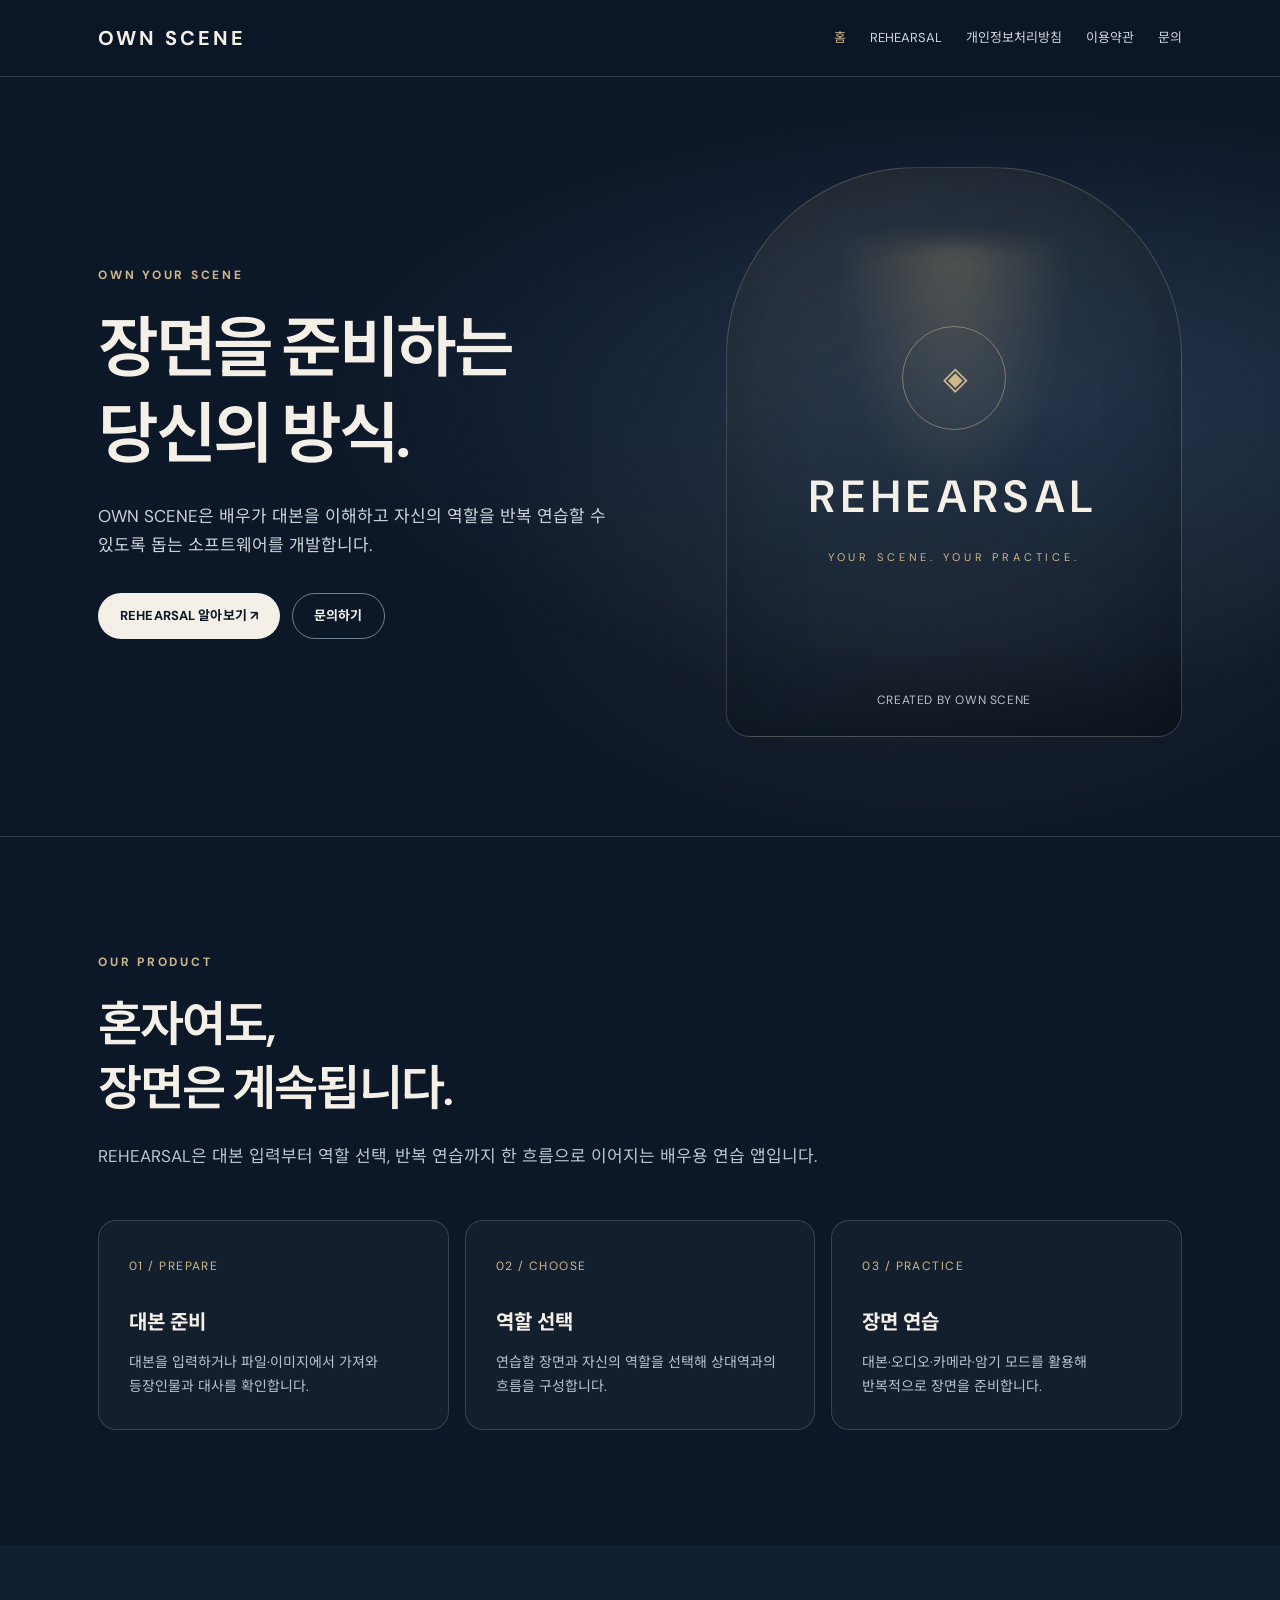
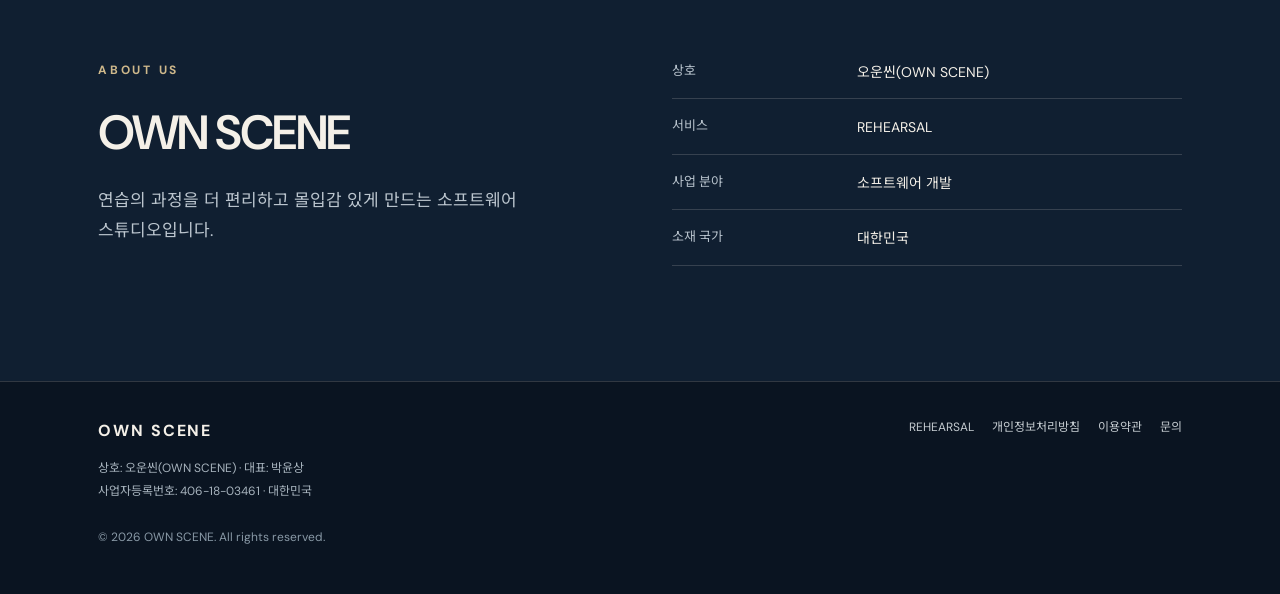
<file: index.html>
<!doctype html><html lang="ko"><head><meta charset="utf-8"><meta name="viewport" content="width=device-width, initial-scale=1"><meta name="color-scheme" content="dark"><meta name="theme-color" content="#0c1727"><meta name="description" content="OWN SCENE은 배우의 연습을 지원하는 REHEARSAL 앱을 개발합니다."><title>배우와 창작자를 위한 소프트웨어 | OWN SCENE</title><link rel="stylesheet" href="styles.css"></head><body><a class="skip" href="#main">본문 바로가기</a><header class="header"><div class="wrap nav"><a class="brand" href="index.html" aria-label="OWN SCENE 홈">OWN SCENE</a><nav aria-label="주 메뉴"><a href="index.html" aria-current="page">홈</a><a href="rehearsal.html">REHEARSAL</a><a href="privacy.html">개인정보처리방침</a><a href="terms.html">이용약관</a><a href="contact.html">문의</a></nav></div></header><main id="main"><section class="hero"><div class="wrap hero-grid"><div><p class="eyebrow">OWN YOUR SCENE</p><h1>장면을 준비하는<br>당신의 방식.</h1><p class="lead">OWN SCENE은 배우가 대본을 이해하고 자신의 역할을 반복 연습할 수 있도록 돕는 소프트웨어를 개발합니다.</p><div class="actions"><a class="btn primary" href="rehearsal.html">REHEARSAL 알아보기 ↗</a><a class="btn secondary" href="contact.html">문의하기</a></div></div><div class="stage" aria-label="OWN SCENE의 극장 무대 모티프 그래픽"><div class="stage-art"><div class="circle" aria-hidden="true">◈</div><h2>REHEARSAL</h2><p>YOUR SCENE. YOUR PRACTICE.</p></div><span class="stage-caption">CREATED BY OWN SCENE</span></div></div></section><section class="section"><div class="wrap"><p class="eyebrow">OUR PRODUCT</p><h2>혼자여도,<br>장면은 계속됩니다.</h2><p class="section-lead">REHEARSAL은 대본 입력부터 역할 선택, 반복 연습까지 한 흐름으로 이어지는 배우용 연습 앱입니다.</p><div class="cards"><article class="card"><span class="num">01 / PREPARE</span><h3>대본 준비</h3><p>대본을 입력하거나 파일·이미지에서 가져와 등장인물과 대사를 확인합니다.</p></article><article class="card"><span class="num">02 / CHOOSE</span><h3>역할 선택</h3><p>연습할 장면과 자신의 역할을 선택해 상대역과의 흐름을 구성합니다.</p></article><article class="card"><span class="num">03 / PRACTICE</span><h3>장면 연습</h3><p>대본·오디오·카메라·암기 모드를 활용해 반복적으로 장면을 준비합니다.</p></article></div></div></section><section class="section alt"><div class="wrap split"><div><p class="eyebrow">ABOUT US</p><h2>OWN SCENE</h2><p class="section-lead">연습의 과정을 더 편리하고 몰입감 있게 만드는 소프트웨어 스튜디오입니다.</p></div><dl class="facts"><div><dt>상호</dt><dd>오운씬(OWN SCENE)</dd></div><div><dt>서비스</dt><dd>REHEARSAL</dd></div><div><dt>사업 분야</dt><dd>소프트웨어 개발</dd></div><div><dt>소재 국가</dt><dd>대한민국</dd></div></dl></div></section></main><footer class="footer"><div class="wrap"><div class="footer-top"><div><strong>OWN SCENE</strong><p>상호: 오운씬(OWN SCENE) · 대표: 박윤상<br>사업자등록번호: 406-18-03461 · 대한민국</p></div><div class="footer-links"><a href="rehearsal.html">REHEARSAL</a><a href="privacy.html">개인정보처리방침</a><a href="terms.html">이용약관</a><a href="contact.html">문의</a></div></div><p class="copyright">© 2026 OWN SCENE. All rights reserved.</p></div></footer></body></html>
</file>
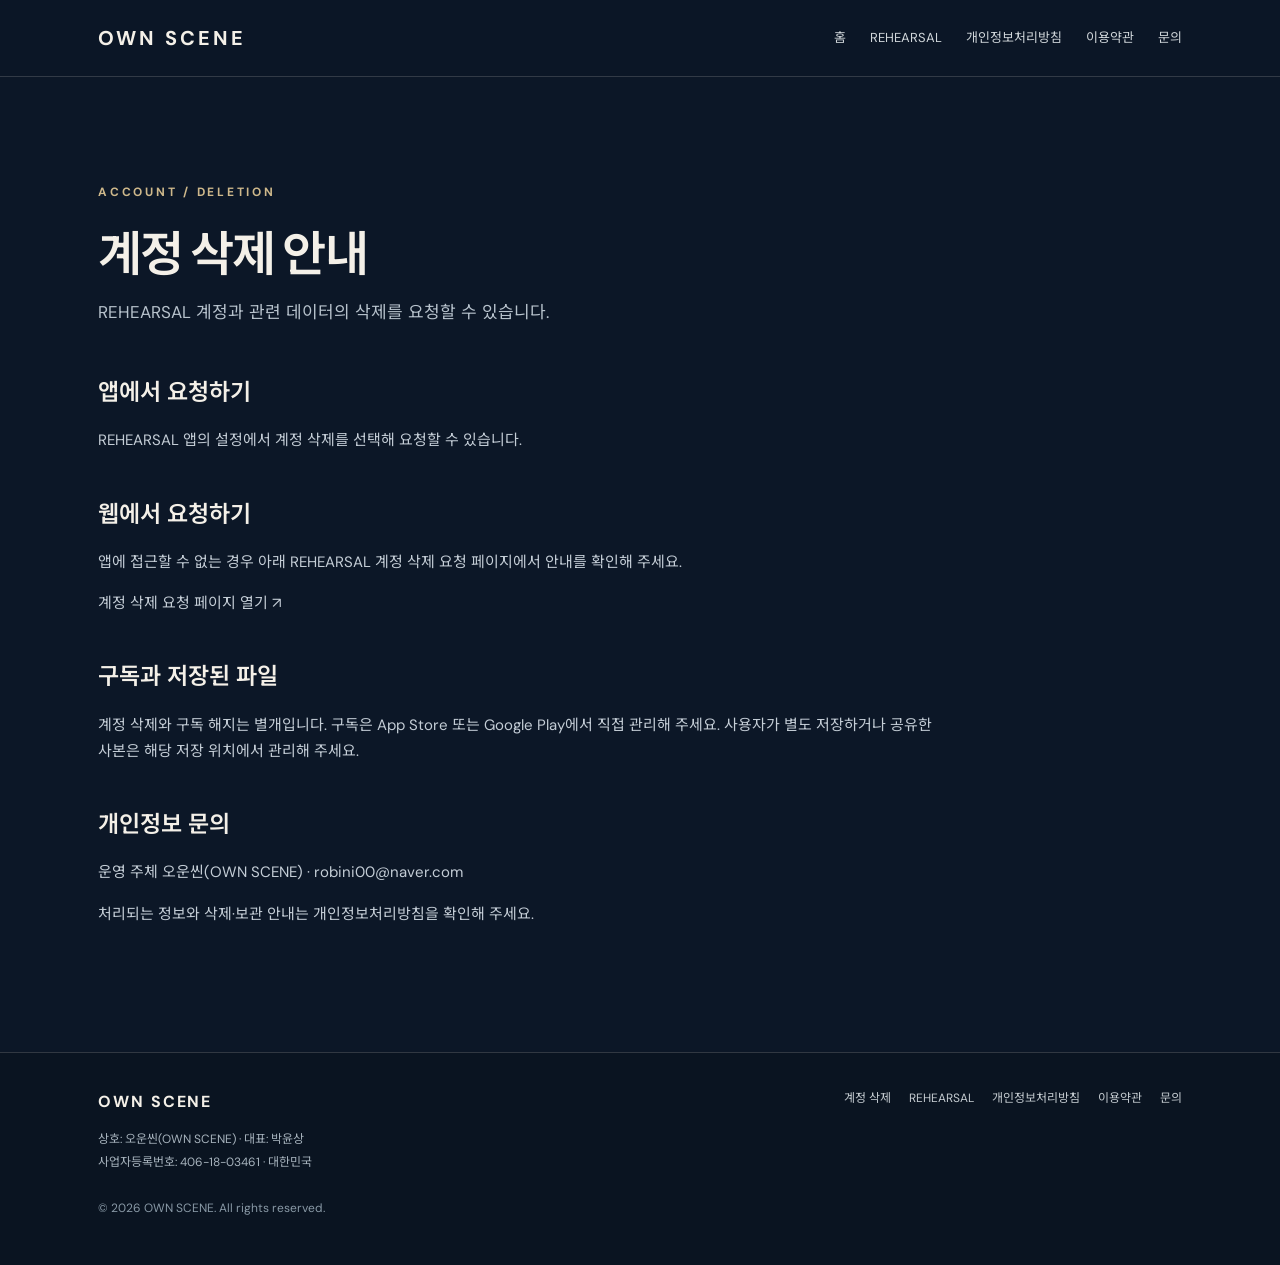
<file: account-deletion.html>
<!doctype html><html lang="ko"><head><meta charset="utf-8"><meta name="viewport" content="width=device-width, initial-scale=1"><meta name="color-scheme" content="dark"><meta name="theme-color" content="#0c1727"><meta name="description" content="REHEARSAL 계정 삭제 및 개인정보 요청 안내"><title>계정 삭제 안내 | OWN SCENE</title><link rel="stylesheet" href="styles.css"></head><body><a class="skip" href="#main">본문 바로가기</a><header class="header"><div class="wrap nav"><a class="brand" href="index.html" aria-label="OWN SCENE 홈">OWN SCENE</a><nav aria-label="주 메뉴"><a href="index.html">홈</a><a href="rehearsal.html">REHEARSAL</a><a href="privacy.html">개인정보처리방침</a><a href="terms.html">이용약관</a><a href="contact.html">문의</a></nav></div></header><main id="main"><section class="inner"><div class="wrap"><p class="eyebrow">ACCOUNT / DELETION</p><h1>계정 삭제 안내</h1><p class="inner-intro">REHEARSAL 계정과 관련 데이터의 삭제를 요청할 수 있습니다.</p><div class="article"><h2>앱에서 요청하기</h2><p>REHEARSAL 앱의 설정에서 계정 삭제를 선택해 요청할 수 있습니다.</p><h2>웹에서 요청하기</h2><p>앱에 접근할 수 없는 경우 아래 REHEARSAL 계정 삭제 요청 페이지에서 안내를 확인해 주세요.</p><p><a href="https://rehearsal-backend-64gnwylojq-du.a.run.app/account-deletion" target="_blank" rel="noopener noreferrer">계정 삭제 요청 페이지 열기 ↗</a></p><h2>구독과 저장된 파일</h2><p>계정 삭제와 구독 해지는 별개입니다. 구독은 App Store 또는 Google Play에서 직접 관리해 주세요. 사용자가 별도 저장하거나 공유한 사본은 해당 저장 위치에서 관리해 주세요.</p><h2>개인정보 문의</h2><p>운영 주체 오운씬(OWN SCENE) · <a href="mailto:robini00@naver.com">robini00@naver.com</a></p><p>처리되는 정보와 삭제·보관 안내는 <a href="privacy.html">개인정보처리방침</a>을 확인해 주세요.</p></div></div></section></main><footer class="footer"><div class="wrap"><div class="footer-top"><div><strong>OWN SCENE</strong><p>상호: 오운씬(OWN SCENE) · 대표: 박윤상<br>사업자등록번호: 406-18-03461 · 대한민국</p></div><div class="footer-links"><a href="account-deletion.html">계정 삭제</a><a href="rehearsal.html">REHEARSAL</a><a href="privacy.html">개인정보처리방침</a><a href="terms.html">이용약관</a><a href="contact.html">문의</a></div></div><p class="copyright">© 2026 OWN SCENE. All rights reserved.</p></div></footer></body></html>
</file>
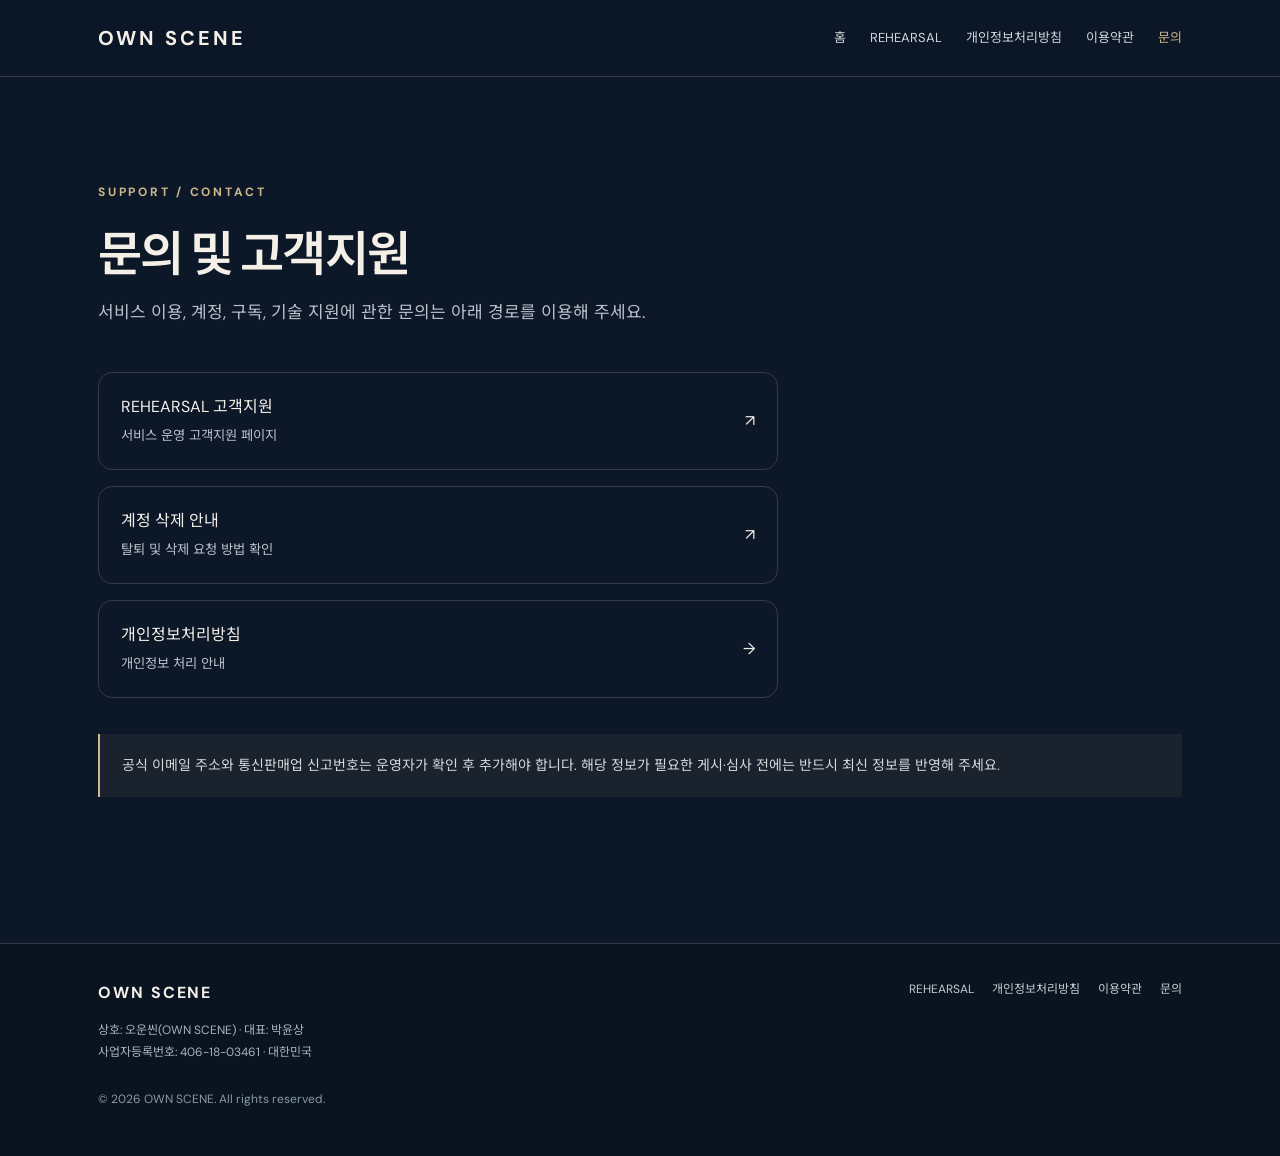
<file: contact.html>
<!doctype html><html lang="ko"><head><meta charset="utf-8"><meta name="viewport" content="width=device-width, initial-scale=1"><meta name="color-scheme" content="dark"><meta name="theme-color" content="#0c1727"><meta name="description" content="OWN SCENE 및 REHEARSAL 고객지원과 문의 안내"><title>문의 및 고객지원 | OWN SCENE</title><link rel="stylesheet" href="styles.css"></head><body><a class="skip" href="#main">본문 바로가기</a><header class="header"><div class="wrap nav"><a class="brand" href="index.html" aria-label="OWN SCENE 홈">OWN SCENE</a><nav aria-label="주 메뉴"><a href="index.html">홈</a><a href="rehearsal.html">REHEARSAL</a><a href="privacy.html">개인정보처리방침</a><a href="terms.html">이용약관</a><a href="contact.html" aria-current="page">문의</a></nav></div></header><main id="main"><section class="inner"><div class="wrap"><p class="eyebrow">SUPPORT / CONTACT</p><h1>문의 및 고객지원</h1><p class="inner-intro">서비스 이용, 계정, 구독, 기술 지원에 관한 문의는 아래 경로를 이용해 주세요.</p><div class="support-list"><a href="https://rehearsal-backend-64gnwylojq-du.a.run.app/support" target="_blank" rel="noopener noreferrer"><span>REHEARSAL 고객지원<br><small>서비스 운영 고객지원 페이지</small></span><span aria-hidden="true">↗</span></a><a href="https://rehearsal-backend-64gnwylojq-du.a.run.app/account-deletion" target="_blank" rel="noopener noreferrer"><span>계정 삭제 안내<br><small>탈퇴 및 삭제 요청 방법 확인</small></span><span aria-hidden="true">↗</span></a><a href="privacy.html"><span>개인정보처리방침<br><small>개인정보 처리 안내</small></span><span aria-hidden="true">→</span></a></div><div class="notice">공식 이메일 주소와 통신판매업 신고번호는 운영자가 확인 후 추가해야 합니다. 해당 정보가 필요한 게시·심사 전에는 반드시 최신 정보를 반영해 주세요.</div></div></section></main><footer class="footer"><div class="wrap"><div class="footer-top"><div><strong>OWN SCENE</strong><p>상호: 오운씬(OWN SCENE) · 대표: 박윤상<br>사업자등록번호: 406-18-03461 · 대한민국</p></div><div class="footer-links"><a href="rehearsal.html">REHEARSAL</a><a href="privacy.html">개인정보처리방침</a><a href="terms.html">이용약관</a><a href="contact.html">문의</a></div></div><p class="copyright">© 2026 OWN SCENE. All rights reserved.</p></div></footer></body></html>
</file>
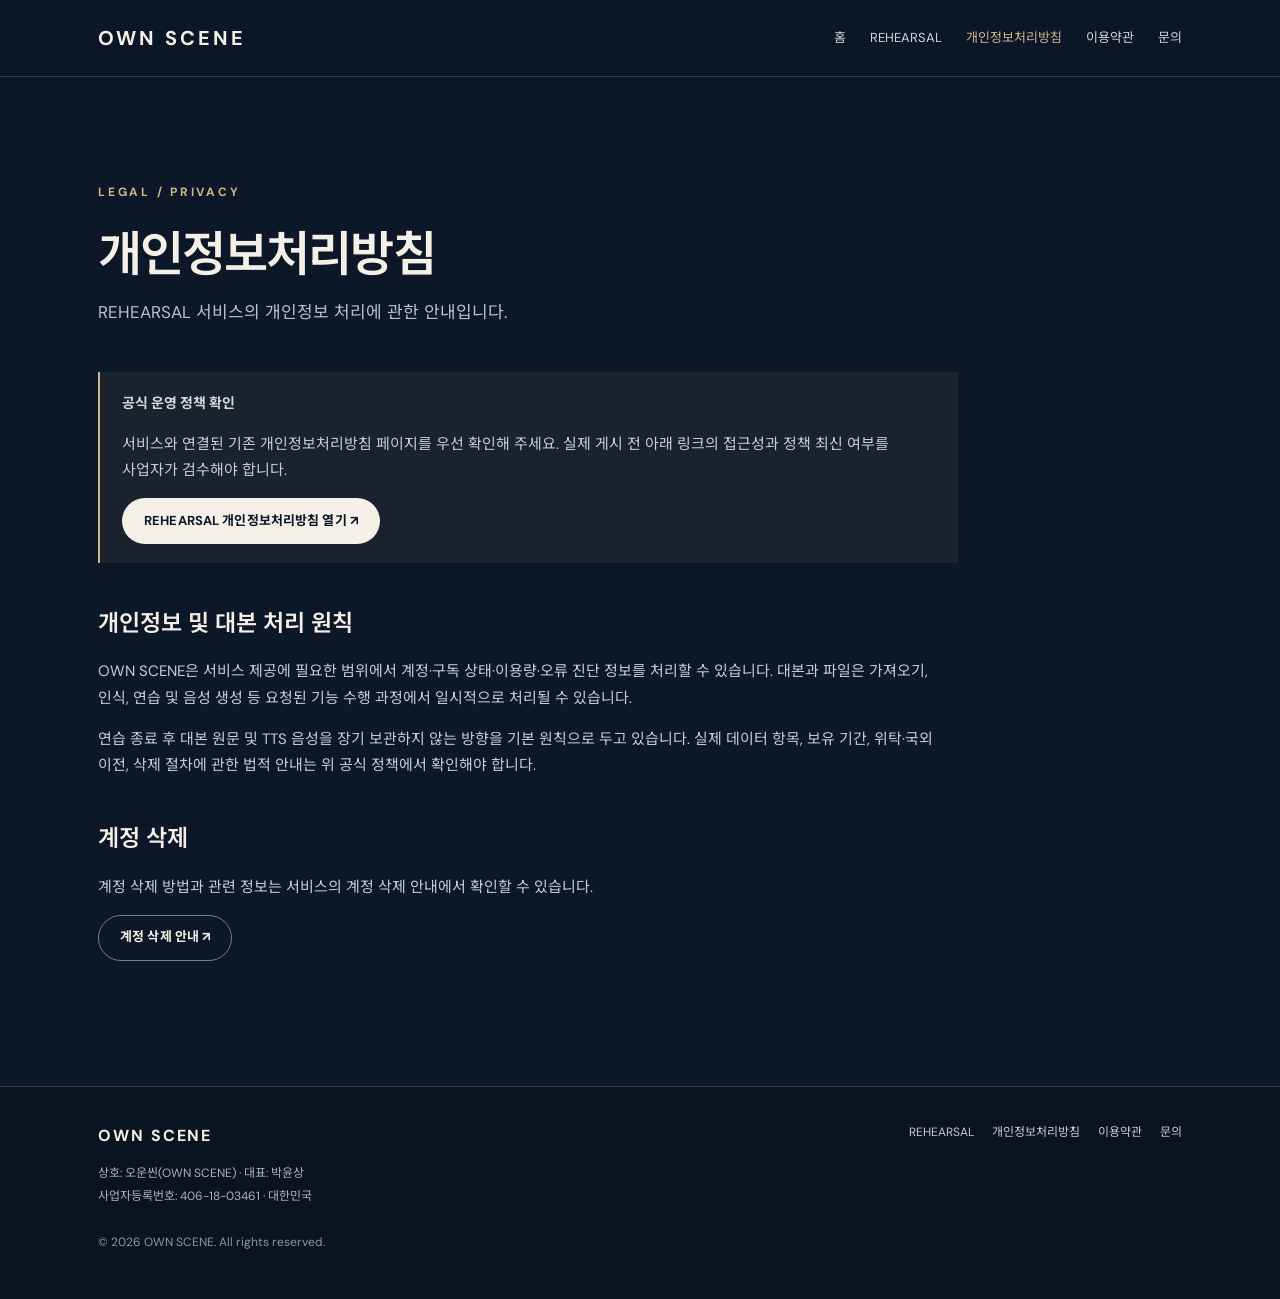
<file: privacy.html>
<!doctype html><html lang="ko"><head><meta charset="utf-8"><meta name="viewport" content="width=device-width, initial-scale=1"><meta name="color-scheme" content="dark"><meta name="theme-color" content="#0c1727"><meta name="description" content="REHEARSAL 개인정보처리방침 안내"><title>개인정보처리방침 | OWN SCENE</title><link rel="stylesheet" href="styles.css"></head><body><a class="skip" href="#main">본문 바로가기</a><header class="header"><div class="wrap nav"><a class="brand" href="index.html" aria-label="OWN SCENE 홈">OWN SCENE</a><nav aria-label="주 메뉴"><a href="index.html">홈</a><a href="rehearsal.html">REHEARSAL</a><a href="privacy.html" aria-current="page">개인정보처리방침</a><a href="terms.html">이용약관</a><a href="contact.html">문의</a></nav></div></header><main id="main"><section class="inner"><div class="wrap"><p class="eyebrow">LEGAL / PRIVACY</p><h1>개인정보처리방침</h1><p class="inner-intro">REHEARSAL 서비스의 개인정보 처리에 관한 안내입니다.</p><div class="article"><div class="notice"><strong>공식 운영 정책 확인</strong><p>서비스와 연결된 기존 개인정보처리방침 페이지를 우선 확인해 주세요. 실제 게시 전 아래 링크의 접근성과 정책 최신 여부를 사업자가 검수해야 합니다.</p><a class="btn primary" href="https://rehearsal-backend-64gnwylojq-du.a.run.app/privacy-policy" rel="noopener noreferrer" target="_blank">REHEARSAL 개인정보처리방침 열기 ↗</a></div><h2>개인정보 및 대본 처리 원칙</h2><p>OWN SCENE은 서비스 제공에 필요한 범위에서 계정·구독 상태·이용량·오류 진단 정보를 처리할 수 있습니다. 대본과 파일은 가져오기, 인식, 연습 및 음성 생성 등 요청된 기능 수행 과정에서 일시적으로 처리될 수 있습니다.</p><p>연습 종료 후 대본 원문 및 TTS 음성을 장기 보관하지 않는 방향을 기본 원칙으로 두고 있습니다. 실제 데이터 항목, 보유 기간, 위탁·국외 이전, 삭제 절차에 관한 법적 안내는 위 공식 정책에서 확인해야 합니다.</p><h2>계정 삭제</h2><p>계정 삭제 방법과 관련 정보는 서비스의 계정 삭제 안내에서 확인할 수 있습니다.</p><p><a class="btn secondary" href="https://rehearsal-backend-64gnwylojq-du.a.run.app/account-deletion" rel="noopener noreferrer" target="_blank">계정 삭제 안내 ↗</a></p></div></div></section></main><footer class="footer"><div class="wrap"><div class="footer-top"><div><strong>OWN SCENE</strong><p>상호: 오운씬(OWN SCENE) · 대표: 박윤상<br>사업자등록번호: 406-18-03461 · 대한민국</p></div><div class="footer-links"><a href="rehearsal.html">REHEARSAL</a><a href="privacy.html">개인정보처리방침</a><a href="terms.html">이용약관</a><a href="contact.html">문의</a></div></div><p class="copyright">© 2026 OWN SCENE. All rights reserved.</p></div></footer></body></html>
</file>
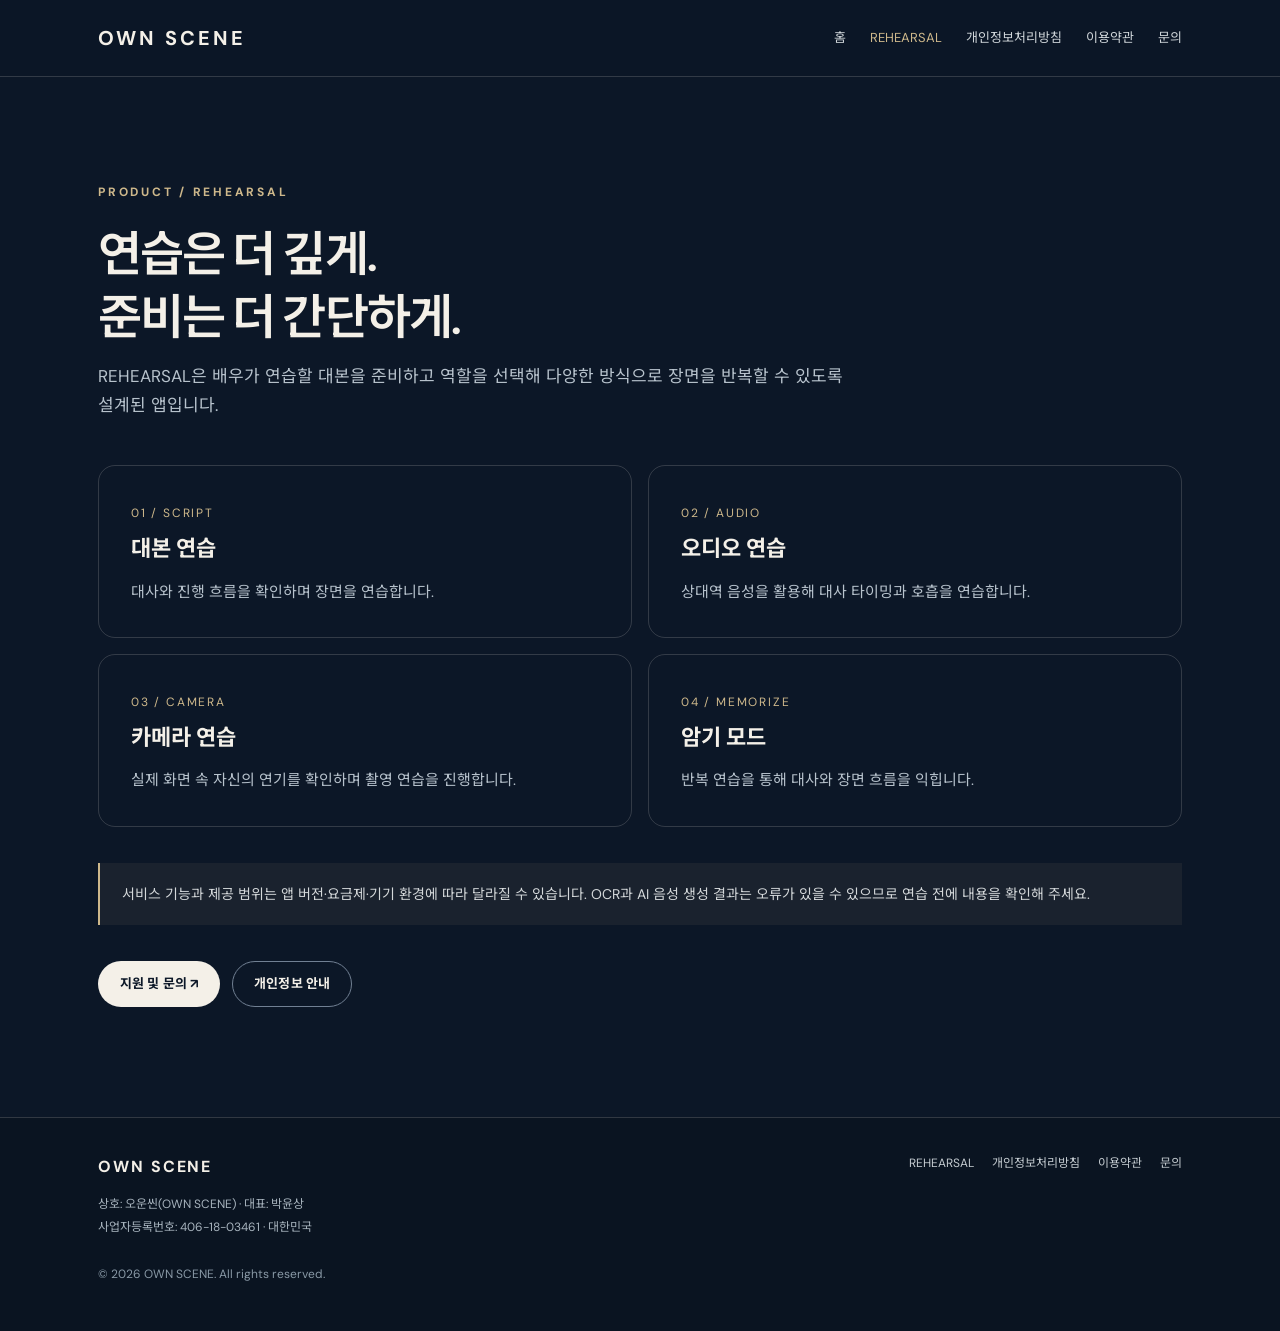
<file: rehearsal.html>
<!doctype html><html lang="ko"><head><meta charset="utf-8"><meta name="viewport" content="width=device-width, initial-scale=1"><meta name="color-scheme" content="dark"><meta name="theme-color" content="#0c1727"><meta name="description" content="REHEARSAL은 배우를 위한 대본 및 음성·카메라 연습 앱입니다."><title>REHEARSAL | OWN SCENE</title><link rel="stylesheet" href="styles.css"></head><body><a class="skip" href="#main">본문 바로가기</a><header class="header"><div class="wrap nav"><a class="brand" href="index.html" aria-label="OWN SCENE 홈">OWN SCENE</a><nav aria-label="주 메뉴"><a href="index.html">홈</a><a href="rehearsal.html" aria-current="page">REHEARSAL</a><a href="privacy.html">개인정보처리방침</a><a href="terms.html">이용약관</a><a href="contact.html">문의</a></nav></div></header><main id="main"><section class="inner"><div class="wrap"><p class="eyebrow">PRODUCT / REHEARSAL</p><h1>연습은 더 깊게.<br>준비는 더 간단하게.</h1><p class="inner-intro">REHEARSAL은 배우가 연습할 대본을 준비하고 역할을 선택해 다양한 방식으로 장면을 반복할 수 있도록 설계된 앱입니다.</p><div class="feature-grid"><article class="feature"><span class="icon">01 / SCRIPT</span><h3>대본 연습</h3><p>대사와 진행 흐름을 확인하며 장면을 연습합니다.</p></article><article class="feature"><span class="icon">02 / AUDIO</span><h3>오디오 연습</h3><p>상대역 음성을 활용해 대사 타이밍과 호흡을 연습합니다.</p></article><article class="feature"><span class="icon">03 / CAMERA</span><h3>카메라 연습</h3><p>실제 화면 속 자신의 연기를 확인하며 촬영 연습을 진행합니다.</p></article><article class="feature"><span class="icon">04 / MEMORIZE</span><h3>암기 모드</h3><p>반복 연습을 통해 대사와 장면 흐름을 익힙니다.</p></article></div><div class="notice">서비스 기능과 제공 범위는 앱 버전·요금제·기기 환경에 따라 달라질 수 있습니다. OCR과 AI 음성 생성 결과는 오류가 있을 수 있으므로 연습 전에 내용을 확인해 주세요.</div><div class="actions"><a class="btn primary" href="contact.html">지원 및 문의 ↗</a><a class="btn secondary" href="privacy.html">개인정보 안내</a></div></div></section></main><footer class="footer"><div class="wrap"><div class="footer-top"><div><strong>OWN SCENE</strong><p>상호: 오운씬(OWN SCENE) · 대표: 박윤상<br>사업자등록번호: 406-18-03461 · 대한민국</p></div><div class="footer-links"><a href="rehearsal.html">REHEARSAL</a><a href="privacy.html">개인정보처리방침</a><a href="terms.html">이용약관</a><a href="contact.html">문의</a></div></div><p class="copyright">© 2026 OWN SCENE. All rights reserved.</p></div></footer></body></html>
</file>
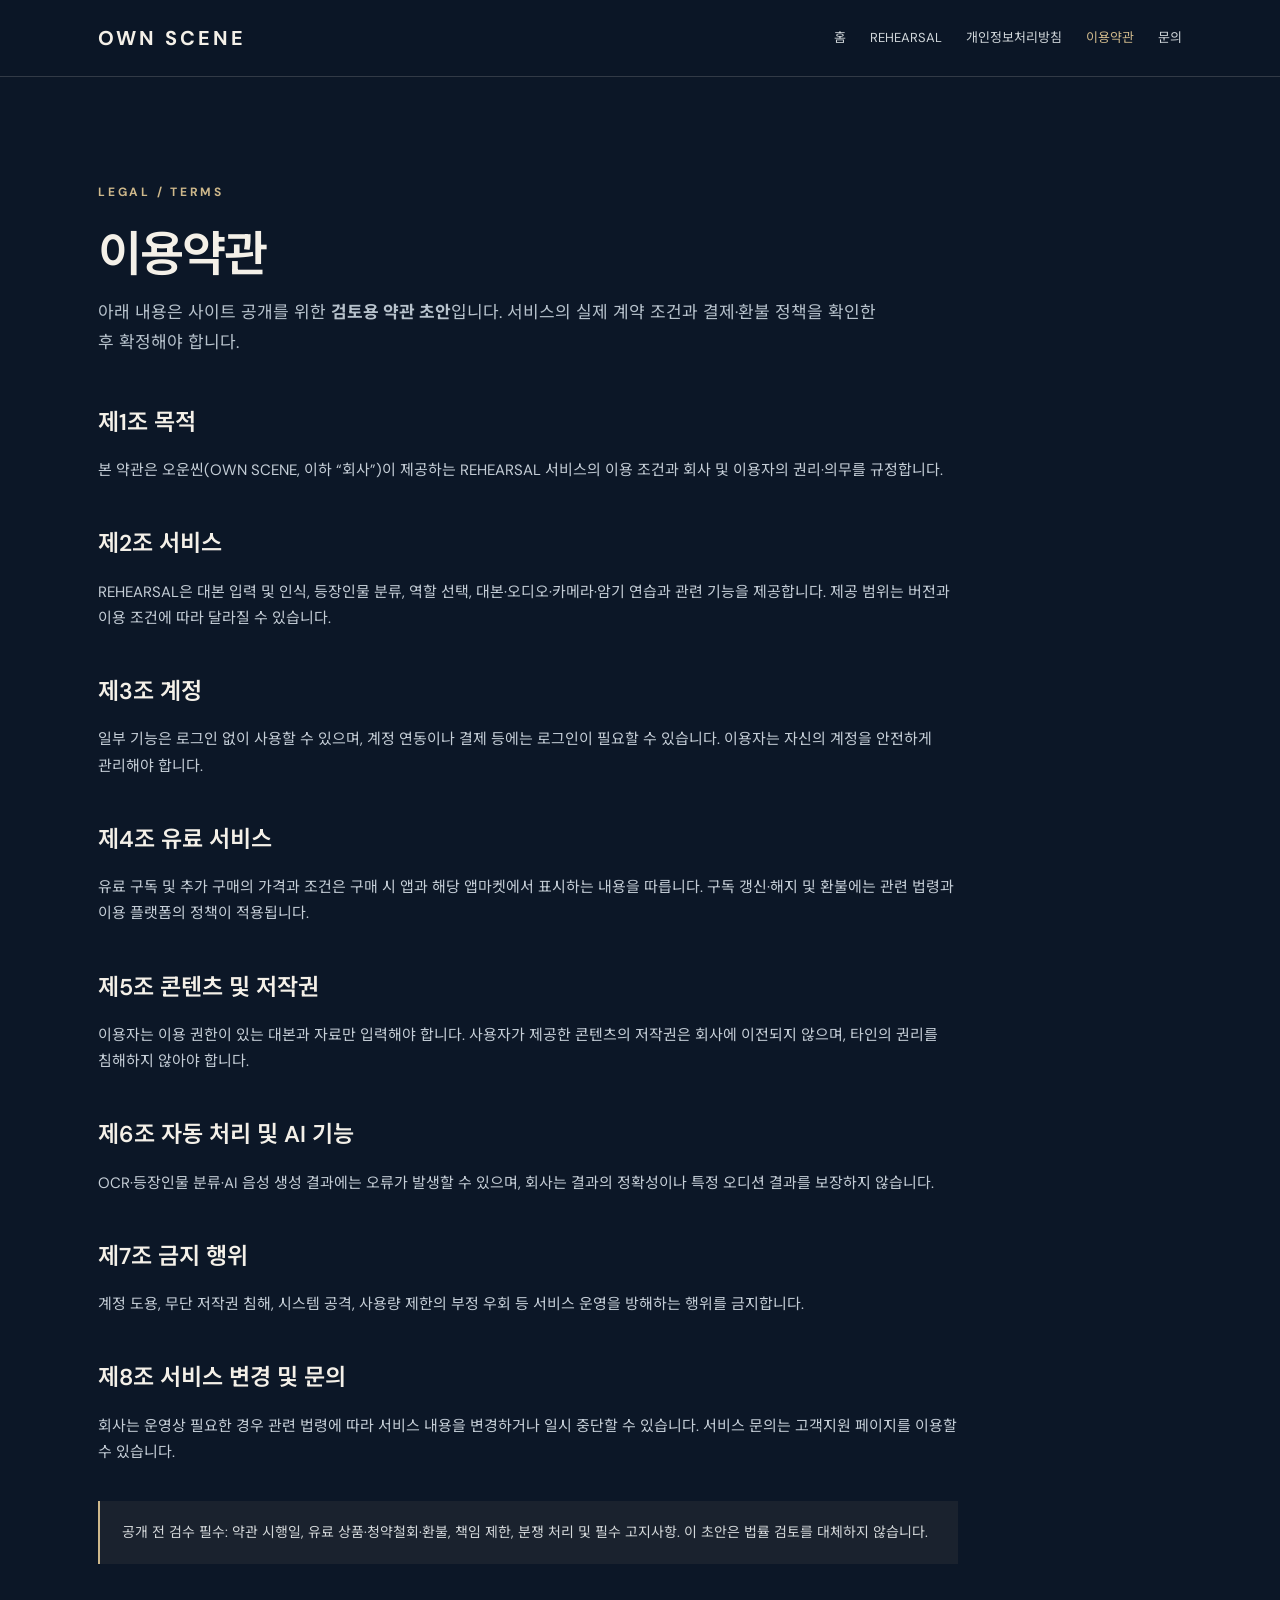
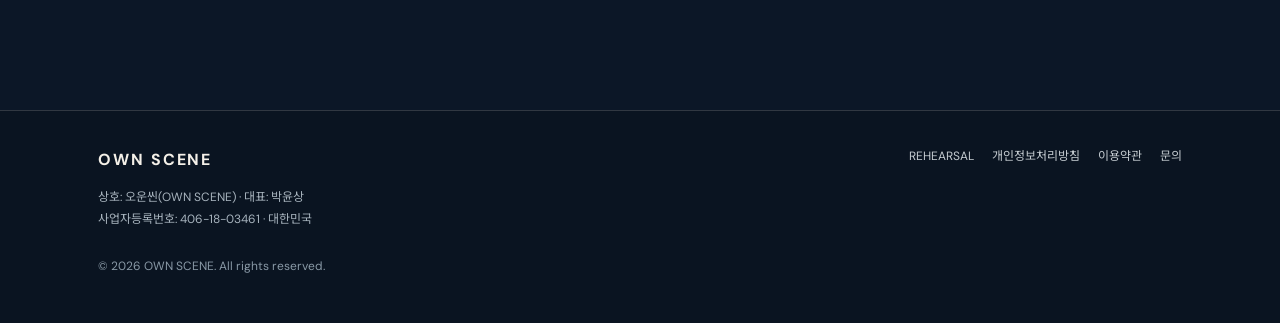
<file: terms.html>
<!doctype html><html lang="ko"><head><meta charset="utf-8"><meta name="viewport" content="width=device-width, initial-scale=1"><meta name="color-scheme" content="dark"><meta name="theme-color" content="#0c1727"><meta name="description" content="REHEARSAL 이용약관 안내"><title>이용약관 | OWN SCENE</title><link rel="stylesheet" href="styles.css"></head><body><a class="skip" href="#main">본문 바로가기</a><header class="header"><div class="wrap nav"><a class="brand" href="index.html" aria-label="OWN SCENE 홈">OWN SCENE</a><nav aria-label="주 메뉴"><a href="index.html">홈</a><a href="rehearsal.html">REHEARSAL</a><a href="privacy.html">개인정보처리방침</a><a href="terms.html" aria-current="page">이용약관</a><a href="contact.html">문의</a></nav></div></header><main id="main"><section class="inner"><div class="wrap"><p class="eyebrow">LEGAL / TERMS</p><h1>이용약관</h1><p class="inner-intro">아래 내용은 사이트 공개를 위한 <strong>검토용 약관 초안</strong>입니다. 서비스의 실제 계약 조건과 결제·환불 정책을 확인한 후 확정해야 합니다.</p><div class="article"><h2>제1조 목적</h2><p>본 약관은 오운씬(OWN SCENE, 이하 “회사”)이 제공하는 REHEARSAL 서비스의 이용 조건과 회사 및 이용자의 권리·의무를 규정합니다.</p><h2>제2조 서비스</h2><p>REHEARSAL은 대본 입력 및 인식, 등장인물 분류, 역할 선택, 대본·오디오·카메라·암기 연습과 관련 기능을 제공합니다. 제공 범위는 버전과 이용 조건에 따라 달라질 수 있습니다.</p><h2>제3조 계정</h2><p>일부 기능은 로그인 없이 사용할 수 있으며, 계정 연동이나 결제 등에는 로그인이 필요할 수 있습니다. 이용자는 자신의 계정을 안전하게 관리해야 합니다.</p><h2>제4조 유료 서비스</h2><p>유료 구독 및 추가 구매의 가격과 조건은 구매 시 앱과 해당 앱마켓에서 표시하는 내용을 따릅니다. 구독 갱신·해지 및 환불에는 관련 법령과 이용 플랫폼의 정책이 적용됩니다.</p><h2>제5조 콘텐츠 및 저작권</h2><p>이용자는 이용 권한이 있는 대본과 자료만 입력해야 합니다. 사용자가 제공한 콘텐츠의 저작권은 회사에 이전되지 않으며, 타인의 권리를 침해하지 않아야 합니다.</p><h2>제6조 자동 처리 및 AI 기능</h2><p>OCR·등장인물 분류·AI 음성 생성 결과에는 오류가 발생할 수 있으며, 회사는 결과의 정확성이나 특정 오디션 결과를 보장하지 않습니다.</p><h2>제7조 금지 행위</h2><p>계정 도용, 무단 저작권 침해, 시스템 공격, 사용량 제한의 부정 우회 등 서비스 운영을 방해하는 행위를 금지합니다.</p><h2>제8조 서비스 변경 및 문의</h2><p>회사는 운영상 필요한 경우 관련 법령에 따라 서비스 내용을 변경하거나 일시 중단할 수 있습니다. 서비스 문의는 고객지원 페이지를 이용할 수 있습니다.</p><div class="notice">공개 전 검수 필수: 약관 시행일, 유료 상품·청약철회·환불, 책임 제한, 분쟁 처리 및 필수 고지사항. 이 초안은 법률 검토를 대체하지 않습니다.</div></div></div></section></main><footer class="footer"><div class="wrap"><div class="footer-top"><div><strong>OWN SCENE</strong><p>상호: 오운씬(OWN SCENE) · 대표: 박윤상<br>사업자등록번호: 406-18-03461 · 대한민국</p></div><div class="footer-links"><a href="rehearsal.html">REHEARSAL</a><a href="privacy.html">개인정보처리방침</a><a href="terms.html">이용약관</a><a href="contact.html">문의</a></div></div><p class="copyright">© 2026 OWN SCENE. All rights reserved.</p></div></footer></body></html>
</file>
<file: styles.css>
@import url('https://fonts.googleapis.com/css2?family=DM+Sans:wght@400;500;600;700&family=Noto+Sans+KR:wght@400;500;600;700&display=swap');
:root{--ink:#101e30;--navy:#0c1727;--navy2:#14253a;--ivory:#f4f0e8;--muted:#b7c2cc;--gold:#ceb88b;--border:rgba(226,223,214,.18);--surface:#182a3c}*{box-sizing:border-box}html{scroll-behavior:smooth}body{margin:0;background:var(--navy);color:var(--ivory);font-family:'DM Sans','Noto Sans KR',system-ui,sans-serif;line-height:1.75;word-break:keep-all}a{color:inherit;text-decoration:none}a:focus-visible,button:focus-visible{outline:3px solid var(--gold);outline-offset:4px}button{font:inherit}.wrap{max-width:1140px;padding:0 28px;margin:auto}.skip{position:absolute;left:-999px;top:8px;background:white;color:black;padding:8px}.skip:focus{left:10px;z-index:9}.header{position:sticky;top:0;z-index:5;background:rgba(12,23,39,.96);border-bottom:1px solid var(--border);backdrop-filter:blur(16px)}.nav{min-height:76px;display:flex;align-items:center;justify-content:space-between;gap:25px}.brand{font-weight:700;font-size:20px;letter-spacing:.15em;white-space:nowrap}.nav nav{display:flex;gap:24px;flex-wrap:wrap}.nav nav a{font-size:13px;color:#d0d6da}.nav nav a[aria-current=page],.nav nav a:hover{color:var(--gold)}.hero{overflow:hidden;position:relative;min-height:670px;display:flex;align-items:center;background:radial-gradient(ellipse at 80% 43%,#26364c 0,transparent 49%),radial-gradient(ellipse at 73% 68%,rgba(196,156,93,.11),transparent 35%),#0c1727}.hero:after{content:'';position:absolute;inset:auto 0 0;height:1px;background:var(--border)}.hero-grid{display:grid;grid-template-columns:1.1fr .9fr;gap:70px;align-items:center;padding-top:90px;padding-bottom:100px}.eyebrow{font-size:12px;letter-spacing:.23em;color:var(--gold);font-weight:700;text-transform:uppercase;margin:0 0 20px}.hero h1{font-size:clamp(39px,5.5vw,66px);font-weight:600;line-height:1.3;letter-spacing:-.05em;margin:0 0 24px}.lead{font-size:17px;color:#cbd3d9;max-width:560px}.actions{display:flex;gap:12px;flex-wrap:wrap;margin-top:32px}.btn{display:inline-flex;min-height:46px;align-items:center;justify-content:center;padding:10px 21px;border-radius:30px;font-size:13px;font-weight:700;letter-spacing:.01em;border:1px solid transparent;transition:.2s}.btn.primary{background:var(--ivory);color:var(--navy)}.btn.primary:hover{background:#fff}.btn.secondary{border-color:#718093;color:var(--ivory)}.btn.secondary:hover{border-color:var(--gold);color:var(--gold)}.stage{position:relative;aspect-ratio:4/5;min-height:360px;display:grid;place-items:center;border:1px solid var(--border);border-radius:190px 190px 24px 24px;background:linear-gradient(158deg,rgba(225,201,154,.12),rgba(24,42,60,.28) 55%,rgba(0,0,0,.18));box-shadow:inset 0 0 80px rgba(0,0,0,.23)}.stage:before{content:'';position:absolute;top:13%;left:24%;width:52%;height:48%;background:radial-gradient(ellipse at 50% 0,rgba(239,207,143,.22),transparent 70%);filter:blur(10px)}.stage-art{position:relative;text-align:center;padding:25px}.stage-art .circle{margin:auto auto 28px;display:grid;place-items:center;width:104px;height:104px;border:1px solid rgba(206,184,139,.5);border-radius:50%;font-size:32px;color:var(--gold);letter-spacing:-.1em}.stage-art h2{font-size:clamp(30px,4vw,45px);letter-spacing:.14em;margin:0 0 5px;font-weight:600}.stage-art p{color:var(--gold);font-size:11px;letter-spacing:.35em}.stage-caption{position:absolute;bottom:25px;color:var(--muted);font-size:12px;letter-spacing:.05em}.section{padding:115px 0}.section.alt{background:#101f31}.section h2,.inner h1{font-size:clamp(32px,4vw,48px);line-height:1.32;letter-spacing:-.04em;font-weight:600;margin:0 0 22px}.section-lead{font-size:17px;color:#bbc5ce;max-width:750px}.cards{display:grid;grid-template-columns:repeat(3,1fr);gap:16px;margin-top:48px}.card{background:rgba(255,255,255,.035);border:1px solid var(--border);border-radius:18px;padding:30px;min-height:210px}.card .num{color:var(--gold);font-size:12px;letter-spacing:.12em}.card h3{font-size:20px;margin:26px 0 10px}.card p{color:var(--muted);font-size:14px;margin:0}.feature-grid{display:grid;grid-template-columns:repeat(2,1fr);gap:16px;margin-top:42px}.feature{border:1px solid var(--border);border-radius:17px;padding:32px}.feature h3{margin:4px 0 10px;font-size:22px}.feature p{margin:0;color:var(--muted);font-size:15px}.feature .icon{font-size:12px;color:var(--gold);letter-spacing:.15em}.split{display:grid;grid-template-columns:1fr 1fr;gap:64px;align-items:start}.facts{display:grid;gap:16px;margin:0}.facts div{border-bottom:1px solid var(--border);padding:0 0 14px;display:grid;grid-template-columns:170px 1fr;gap:15px}.facts dt{font-size:13px;color:var(--muted)}.facts dd{margin:0;font-size:14px}.inner{padding:105px 0 110px;min-height:65vh}.inner h1{margin-bottom:12px}.inner-intro{max-width:790px;color:var(--muted);font-size:17px;margin:0 0 44px}.article{max-width:860px}.article h2{font-size:23px;margin:40px 0 10px;font-weight:600}.article h3{font-size:18px;margin:26px 0 8px}.article p,.article li{color:#c4cdd6;font-size:15px}.article ul{padding-left:22px}.notice{margin:36px 0;padding:19px 22px;border-left:2px solid var(--gold);background:rgba(206,184,139,.07);color:#d4d8da;font-size:14px}.support-list{display:grid;gap:16px;max-width:680px}.support-list a{display:flex;align-items:center;justify-content:space-between;gap:15px;border:1px solid var(--border);border-radius:14px;padding:20px 22px}.support-list a:hover{border-color:var(--gold)}.support-list small{color:var(--muted)}.footer{border-top:1px solid var(--border);background:#0a1421;padding:35px 0 45px}.footer-top{display:flex;justify-content:space-between;gap:20px;flex-wrap:wrap}.footer strong{letter-spacing:.12em}.footer p{font-size:12px;color:#a7b3bd;line-height:1.9;margin:12px 0 0}.footer-links{display:flex;gap:18px;flex-wrap:wrap;font-size:12px;color:#c4cbd0}.copyright{margin-top:24px!important;color:#8999a6!important}.muted{color:var(--muted)}
@media(max-width:780px){.wrap{padding:0 21px}.nav{align-items:flex-start;padding-top:17px;padding-bottom:17px;flex-direction:column;gap:12px}.nav nav{gap:16px}.nav nav a{font-size:12px}.hero{min-height:0}.hero-grid{grid-template-columns:1fr;padding-top:75px;padding-bottom:70px;gap:42px}.stage{min-height:300px;max-width:430px;width:100%;justify-self:center}.section{padding:74px 0}.cards,.feature-grid,.split{grid-template-columns:1fr}.cards{margin-top:30px}.card{min-height:0}.split{gap:33px}.inner{padding:68px 0}.facts div{grid-template-columns:1fr;gap:3px}.footer-top{flex-direction:column}}@media(prefers-reduced-motion:reduce){html{scroll-behavior:auto}*{transition:none!important}}
</file>
